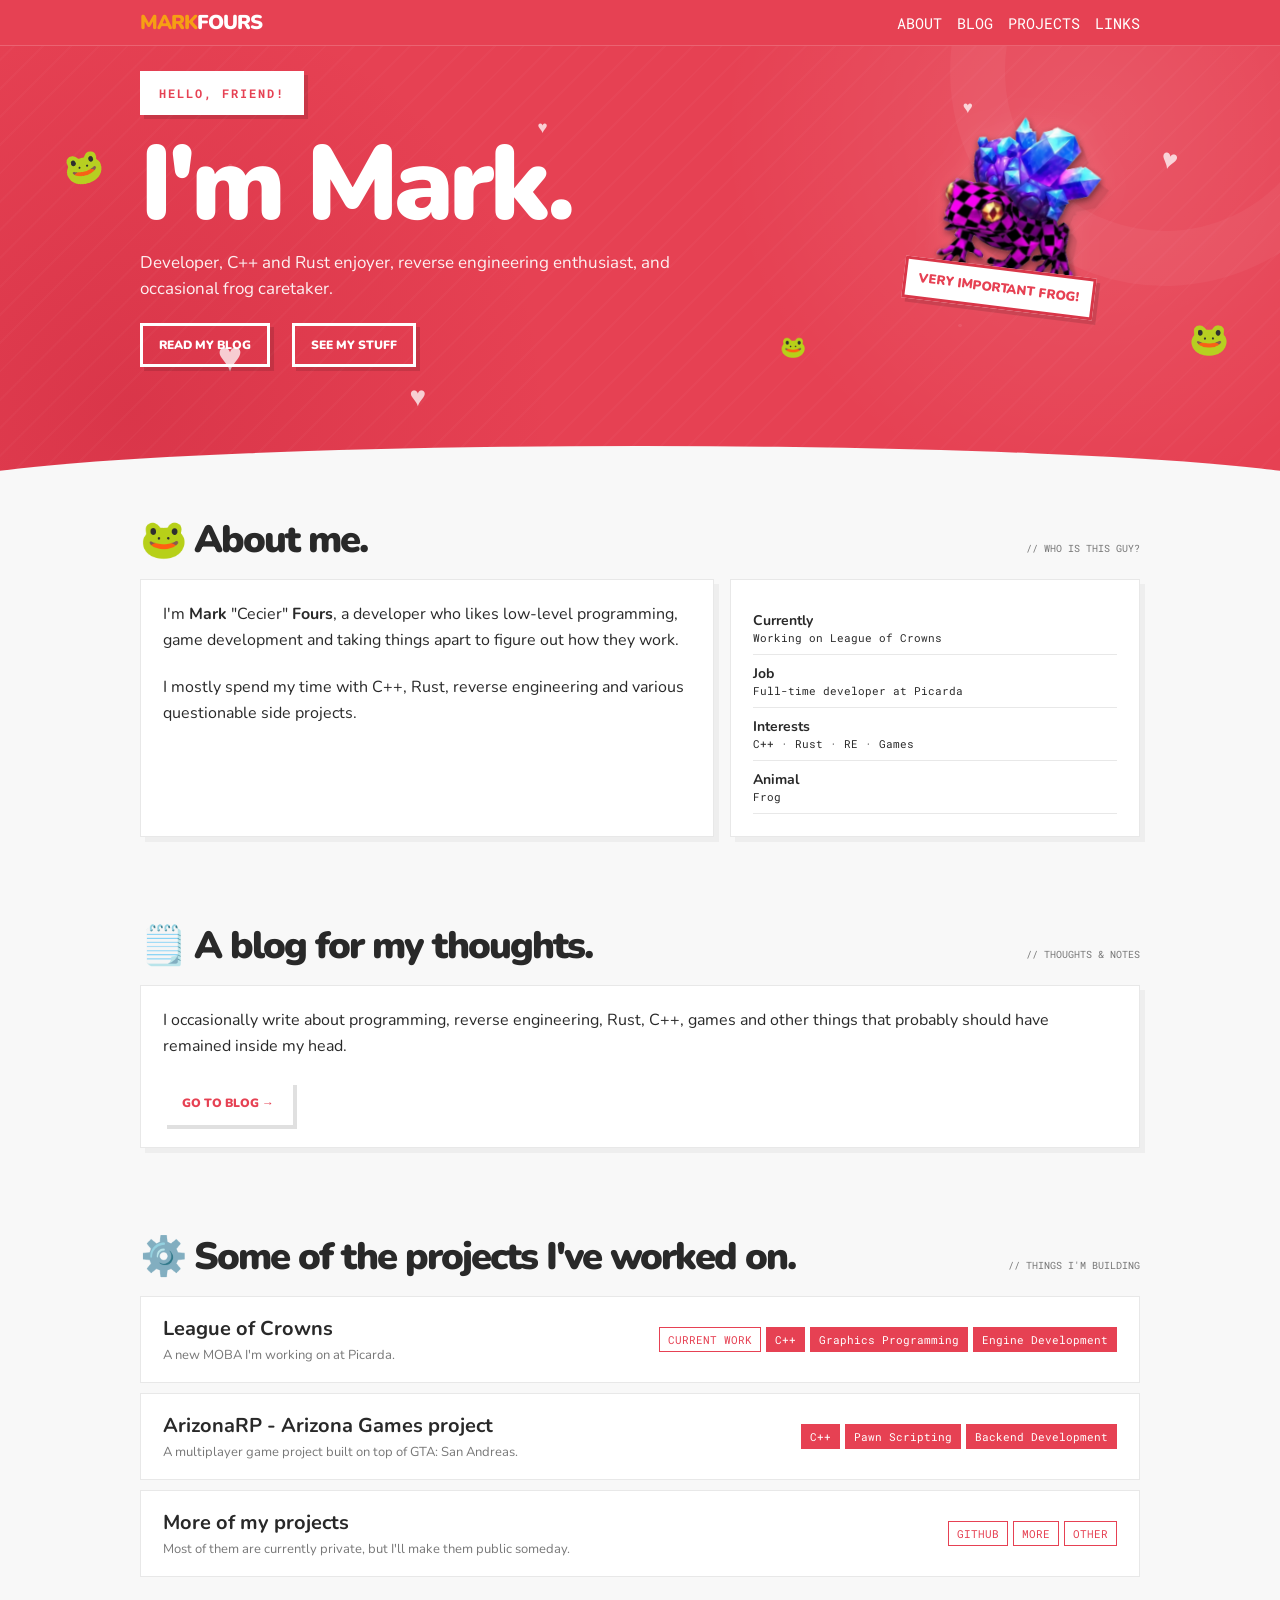
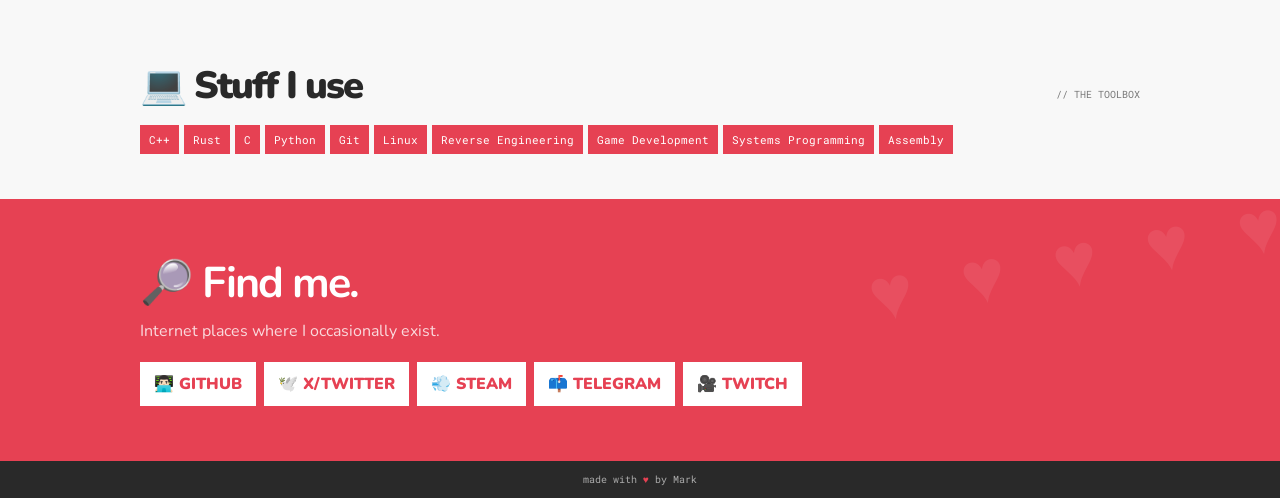
<file: index.html>
<!DOCTYPE html>

<html lang="en">
<head>
    <meta charset="UTF-8">


<meta
    name="viewport"
    content="width=device-width, initial-scale=1.0"
>

<title>Mark Fours | HOMEPAGE</title>

<meta
    name="description"
    content="Mark's personal homepage -> developer, C++ and Rust enthusiast, and reverse engineering enjoyer."
>

<link rel="icon" href="assets/pics/frog_pixel.png">

<link rel="preconnect" href="https://fonts.googleapis.com">
<link rel="preconnect" href="https://fonts.gstatic.com" crossorigin>

<link
    href="https://fonts.googleapis.com/css2?family=Nunito:wght@600;700;800;900&family=Roboto+Mono:wght@500&display=swap"
    rel="stylesheet"
>

<link rel="stylesheet" href="assets/css/style.css">


</head>

<body>


<!-- NAV -->
<div class="no-select">
<nav>
    <div class="nav-inner">

        <a href="index.html" class="logo">
            <span class="name-fours">MARK</span>FOURS
        </a>


        <div class="nav-links">

            <a href="#about">
                ABOUT
            </a>

            <a href="blog/index.html">
                BLOG
            </a>

            <a href="#projects">
                PROJECTS
            </a>

            <a href="#links">
                LINKS
            </a>

        </div>

    </div>
</nav>


<!-- HERO -->

<header class="hero">

    <!-- Decorative frogs -->

    <div class="decoration frog-small d1">
        🐸
    </div>

    <div class="decoration frog-tiny d4">
        🐸
    </div>

    <div class="decoration frog-small d8">
        🐸
    </div>


    <!-- Decorative hearts -->

    <div class="decoration heart big d2">
        ♥
    </div>

    <div class="decoration heart small d3">
        ♥
    </div>

    <div class="decoration heart d5">
        ♥
    </div>

    <div class="decoration heart small d6">
        ♥
    </div>

    <div class="decoration heart d7">
        ♥
    </div>


    <div class="hero-inner">

        <div class="hero-text">

            <div class="eyebrow">
                HELLO, FRIEND!
            </div>

            <h1>
                I'm Mark.
            </h1>

            <p class="hero-description">
                Developer, C++ and Rust enjoyer, reverse engineering
                enthusiast, and occasional frog caretaker.
            </p>

            <div class="hero-buttons">

                <a
                    href="blog/index.html"
                    class="hero-button outline"
                >
                    READ MY BLOG
                </a>

                <a
                    href="#projects"
                    class="hero-button outline"
                >
                    SEE MY STUFF
                </a>

            </div>

        </div>


        <div class="frog-wrap">

            <img
                class="frog no-select"
                src="assets/pics/frog_cells.png"
                alt="Frog"
            >

            <div class="sticker">
                VERY IMPORTANT FROG!
            </div>

        </div>

    </div>

</header>
</div>

<main>

    <!-- ABOUT -->

    <section
        class="section"
        id="about"
    >

        <div class="section-heading no-select">

            <h2>
                🐸 About me.
            </h2>

            <span>
                // WHO IS THIS GUY?
            </span>

        </div>


        <div class="about-grid">

            <div class="card">

                <p>
                    I'm <strong>Mark</strong> "Cecier" <strong>Fours</strong>, a developer who likes
                    low-level programming, game development and taking
                    things apart to figure out how they work.
                </p>

                <br>

                <p>
                    I mostly spend my time with C++, Rust, reverse
                    engineering and various questionable side projects.
                </p>

            </div>


            <div class="card no-select">

                <ul class="mini-list">

                    <li>
                        <b>Currently</b><br>
                        Working on League of Crowns
                    </li>

                    <li>
                        <b>Job</b><br>
                        Full-time developer at Picarda
                    </li>

                    <li>
                        <b>Interests</b><br>
                        C++ · Rust · RE · Games
                    </li>

                    <li>
                        <b>Animal</b><br>
                        Frog
                    </li>

                </ul>

            </div>

        </div>

    </section>


    <!-- BLOG PREVIEW -->

    <section class="section">

        <div class="section-heading no-select">

            <h2>
                🗒️ A blog for my thoughts.
            </h2>

            <span>
                // THOUGHTS & NOTES
            </span>

        </div>


        <div class="card">

            <p>
                I occasionally write about programming, reverse
                engineering, Rust, C++, games and other things that
                probably should have remained inside my head.
            </p>

            <br>

            <a
                href="blog/index.html"
                class="hero-button no-select"
            >
                GO TO BLOG →
            </a>

        </div>

    </section>


<!-- PROJECTS PREVIEW -->

<section class="section" id="projects">

    <div class="section-heading no-select">

        <h2>
            ⚙️ Some of the projects I've worked on.
        </h2>

        <span>
            // THINGS I'M BUILDING
        </span>

    </div>


    <div class="project-list">

        <a
            class="project"
            href="projects/moba-game/moba-game.html"
        >

            <div>

                <h3>
                    League of Crowns
                </h3>

                <p>
                    A new MOBA I'm working on at Picarda.
                </p>

            </div>

            <div class="project-tags no-select">

                <span class="project-tag current">
                    CURRENT WORK
                </span>

                <span class="project-tag">
                    C++
                </span>

                <span class="project-tag">
                    Graphics Programming
                </span>

                <span class="project-tag">
                    Engine Development
                </span>

            </div>

        </a>


        <a
            class="project"
            href="projects/arizona-games/index.html"
        >

            <div>

                <h3>
                    ArizonaRP - Arizona Games project
                </h3>

                <p>
                    A multiplayer game project built on top of GTA: San Andreas.
                </p>

            </div>

            <div class="project-tags no-select">

                <span class="project-tag">
                    C++
                </span>

                <span class="project-tag">
                    Pawn Scripting
                </span>

                <span class="project-tag">
                    Backend Development
                </span>

            </div>

        </a>


        <a
            class="project"
            href="https://github.com/cecier"
            target="_blank"
            rel="noopener noreferrer"
        >

            <div>

                <h3>
                    More of my projects
                </h3>

                <p>
                    Most of them are currently private, but I'll make them public someday.
                </p>

            </div>

            <div class="project-tags no-select">

                <span class="project-tag current">
                    GITHUB
                </span>

                <span class="project-tag current">
                    MORE
                </span>

                <span class="project-tag current">
                    OTHER
                </span>
            </div>

        </a>

<!-- ● ● ● -->

    </div>


<!--     <div
        style="
            margin-top: 25px;
            text-align: center;
        "
    >

        <a
            href="projects/index.html"
            class="hero-button no-select"
        >
            VIEW ALL PROJECTS →
        </a>

    </div> -->

</section>


    <!-- STACK -->
    <div class="no-select">
    <section class="section">

        <div class="section-heading">

            <h2>
                💻 Stuff I use
            </h2>

            <span>
                // THE TOOLBOX
            </span>

        </div>


        <div class="stack">

            <span class="tag">
                C++
            </span>

            <span class="tag">
                Rust
            </span>

            <span class="tag">
                C
            </span>

            <span class="tag">
                Python
            </span>

            <span class="tag">
                Git
            </span>

            <span class="tag">
                Linux
            </span>

            <span class="tag">
                Reverse Engineering
            </span>

            <span class="tag">
                Game Development
            </span>

            <span class="tag">
                Systems Programming
            </span>

            <span class="tag">
                Assembly
            </span>

        </div>

    </section>


    <!-- LINKS -->

    <section
        class="links-section"
        id="links"
    >

        <div class="links-inner">

            <h2>
                🔎 Find me.
            </h2>

            <p>
                Internet places where I occasionally exist.
            </p>


            <div class="link-grid">

                <a
                    class="link"
                    href="https://github.com/cecier"
                    target="_blank"
                    rel="noopener noreferrer"
                >
                    👨🏻‍💻 GITHUB
                </a>


                <a
                    class="link"
                    href="https://twitter.com/crabscuttle"
                    target="_blank"
                    rel="noopener noreferrer"
                >
                    🕊️ X/TWITTER
                </a>


                <a
                    class="link"
                    href="https://steamcommunity.com/id/cecier"
                    target="_blank"
                    rel="noopener noreferrer"
                >
                    💨 STEAM
                </a>


                <a
                    class="link"
                    href="https://t.me/ceciercash"
                    target="_blank"
                    rel="noopener noreferrer"
                >
                    📫 TELEGRAM
                </a>


                <a
                    class="link"
                    href="https://www.twitch.tv/caketheorist"
                    target="_blank"
                    rel="noopener noreferrer"
                >
                    🎥 TWITCH
                </a>

            </div>

        </div>

    </section>

</main>


<!-- FOOTER -->

<footer class="no-select">
    made with <b>♥</b> by Mark
</footer>
</div>

</body>
</html>
</file>
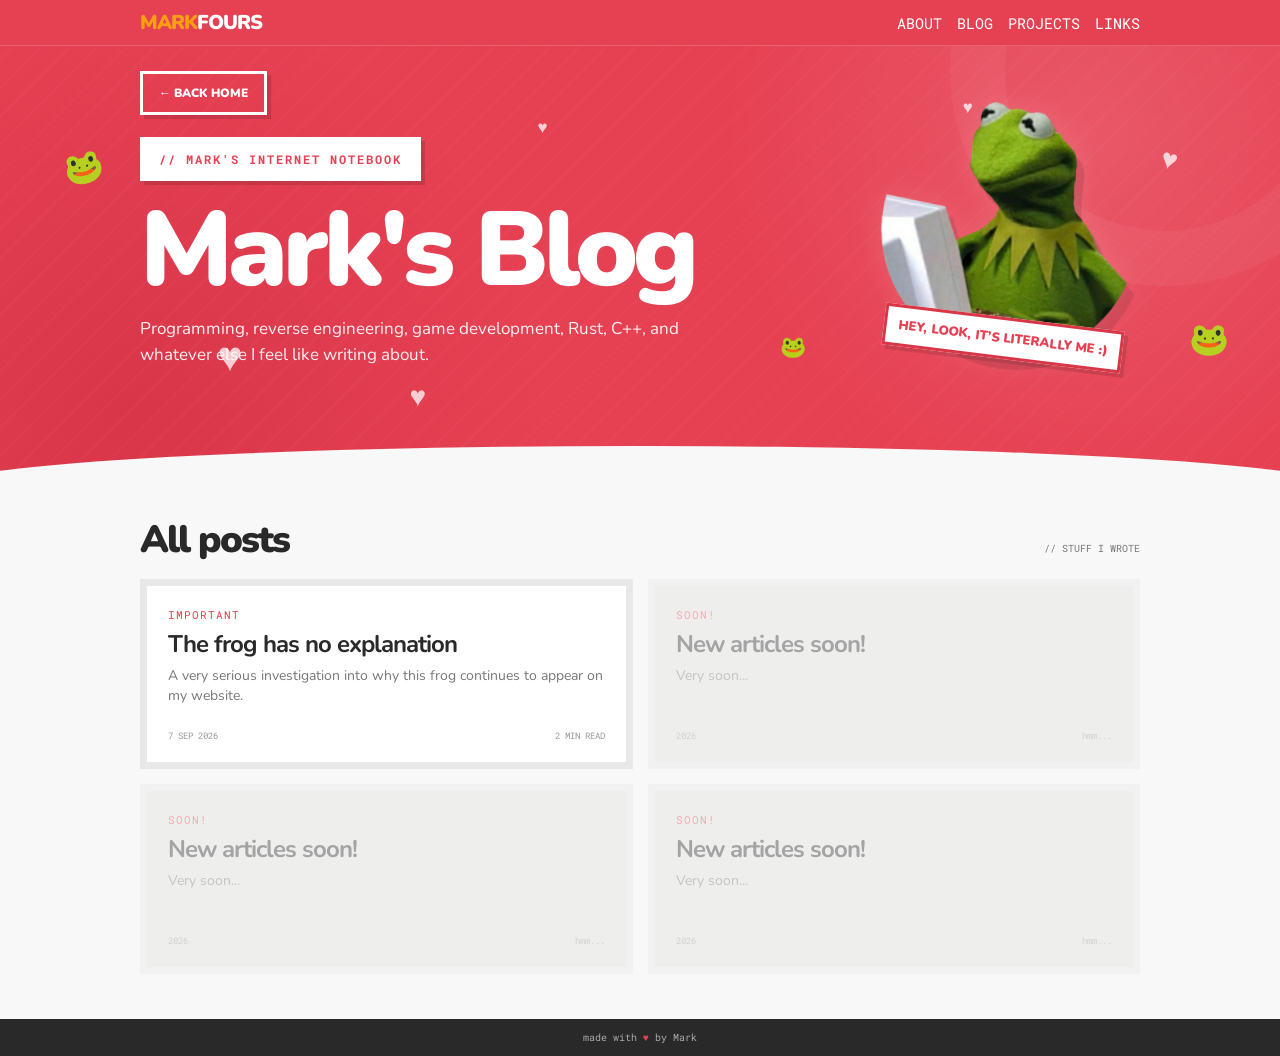
<file: blog/index.html>
<!DOCTYPE html>

<html lang="en">
<head>
    <meta charset="UTF-8">
    <meta name="viewport" content="width=device-width,initial-scale=1.0">


<title>Mark Fours | BLOG</title>

<meta name="description" content="League of Crowns - a new MOBA built in C++ with a custom engine on top of Ogre3D.">

<link rel="icon" href="../assets/pics/frog_pixel.png">

<link rel="preconnect" href="https://fonts.googleapis.com">
<link rel="preconnect" href="https://fonts.gstatic.com" crossorigin>

<link href="https://fonts.googleapis.com/css2?family=Nunito:wght@600;700;800;900&family=Roboto+Mono:wght@500&display=swap" rel="stylesheet">

<link rel="stylesheet" href="../assets/css/style.css">


</head>

<body>
<div class="no-select">
<nav>
    <div class="nav-inner">
    <a href="../index.html" class="logo"><span class="name-fours">MARK</span>FOURS</a>

    <div class="nav-links">
        <a href="../index.html#about">ABOUT</a>
        
        <a href="#">BLOG</a>
        
        <a href="../index.html#projects">PROJECTS</a>
        
        <a href="../index.html#links">LINKS</a>
    </div>
</div>


</nav>


<!-- HERO -->

<header class="hero">

    <!-- Decorative frogs -->

    <div class="decoration frog-small d1">
        🐸
    </div>

    <div class="decoration frog-tiny d4">
        🐸
    </div>

    <div class="decoration frog-small d8">
        🐸
    </div>


    <!-- Decorative hearts -->

    <div class="decoration heart big d2">
        ♥
    </div>

    <div class="decoration heart small d3">
        ♥
    </div>

    <div class="decoration heart d5">
        ♥
    </div>

    <div class="decoration heart small d6">
        ♥
    </div>

    <div class="decoration heart d7">
        ♥
    </div>


    <div class="hero-inner">

        <div class="hero-text">
            <a
                href="../index.html"
                class="hero-button outline"
            >
                ← BACK HOME
            </a> <br><br>

            <div class="eyebrow">
                // MARK'S INTERNET NOTEBOOK
            </div>


            <h1>Mark's Blog</h1>

            <p class="hero-description">
              Programming, reverse engineering, game development,
              Rust, C++, and whatever else I feel like writing about.
            </p>            

        </div>


        <div class="frog-wrap">

            <img
                class="crown no-select"
                src="../assets/pics/frog_circle1.png"
                alt="Crown"
            >
            
            <div class="sticker-blog-frog">
                HEY, LOOK, IT’S LITERALLY ME :)
            </div>

        </div>

    </div>

</header>

<main>

<section class="section">


<div class="section-heading">
    <h2>All posts</h2>
    <span>// STUFF I WROTE</span>
</div>

<div class="blog-grid">

    <a
        class="post"
        href="posts/the-frog-has-no-explanation.html"
    >
        <div class="post-label">
            IMPORTANT
        </div>

        <h3>
            The frog has no explanation
        </h3>

        <p>
            A very serious investigation into why this frog
            continues to appear on my website.
        </p>

        <div class="post-meta">
            <span>7 SEP 2026</span>
            <span>2 MIN READ</span>
        </div>
    </a>

    <a
        class="post post-soon"
        href="#"
    >
        <div class="post-label">
            SOON!
        </div>

        <h3>
            New articles soon!
        </h3>

        <p>
            Very soon...
        </p>

        <div class="post-meta">
            <span>2026</span>
            <span>hmm...</span>
        </div>
    </a>

    <a
        class="post post-soon"
        href="#"
    >
        <div class="post-label">
            SOON!
        </div>

        <h3>
            New articles soon!
        </h3>

        <p>
            Very soon...
        </p>

        <div class="post-meta">
            <span>2026</span>
            <span>hmm...</span>
        </div>
    </a>

    <a
        class="post post-soon"
        href="#"
    >
        <div class="post-label">
            SOON!
        </div>

        <h3>
            New articles soon!
        </h3>

        <p>
            Very soon...
        </p>

        <div class="post-meta">
            <span>2026</span>
            <span>hmm...</span>
        </div>
    </a>

</div>


</section>

</main>

<footer class="no-select">
    made with <b>♥</b> by Mark
</footer>

</body>
</html>
</file>
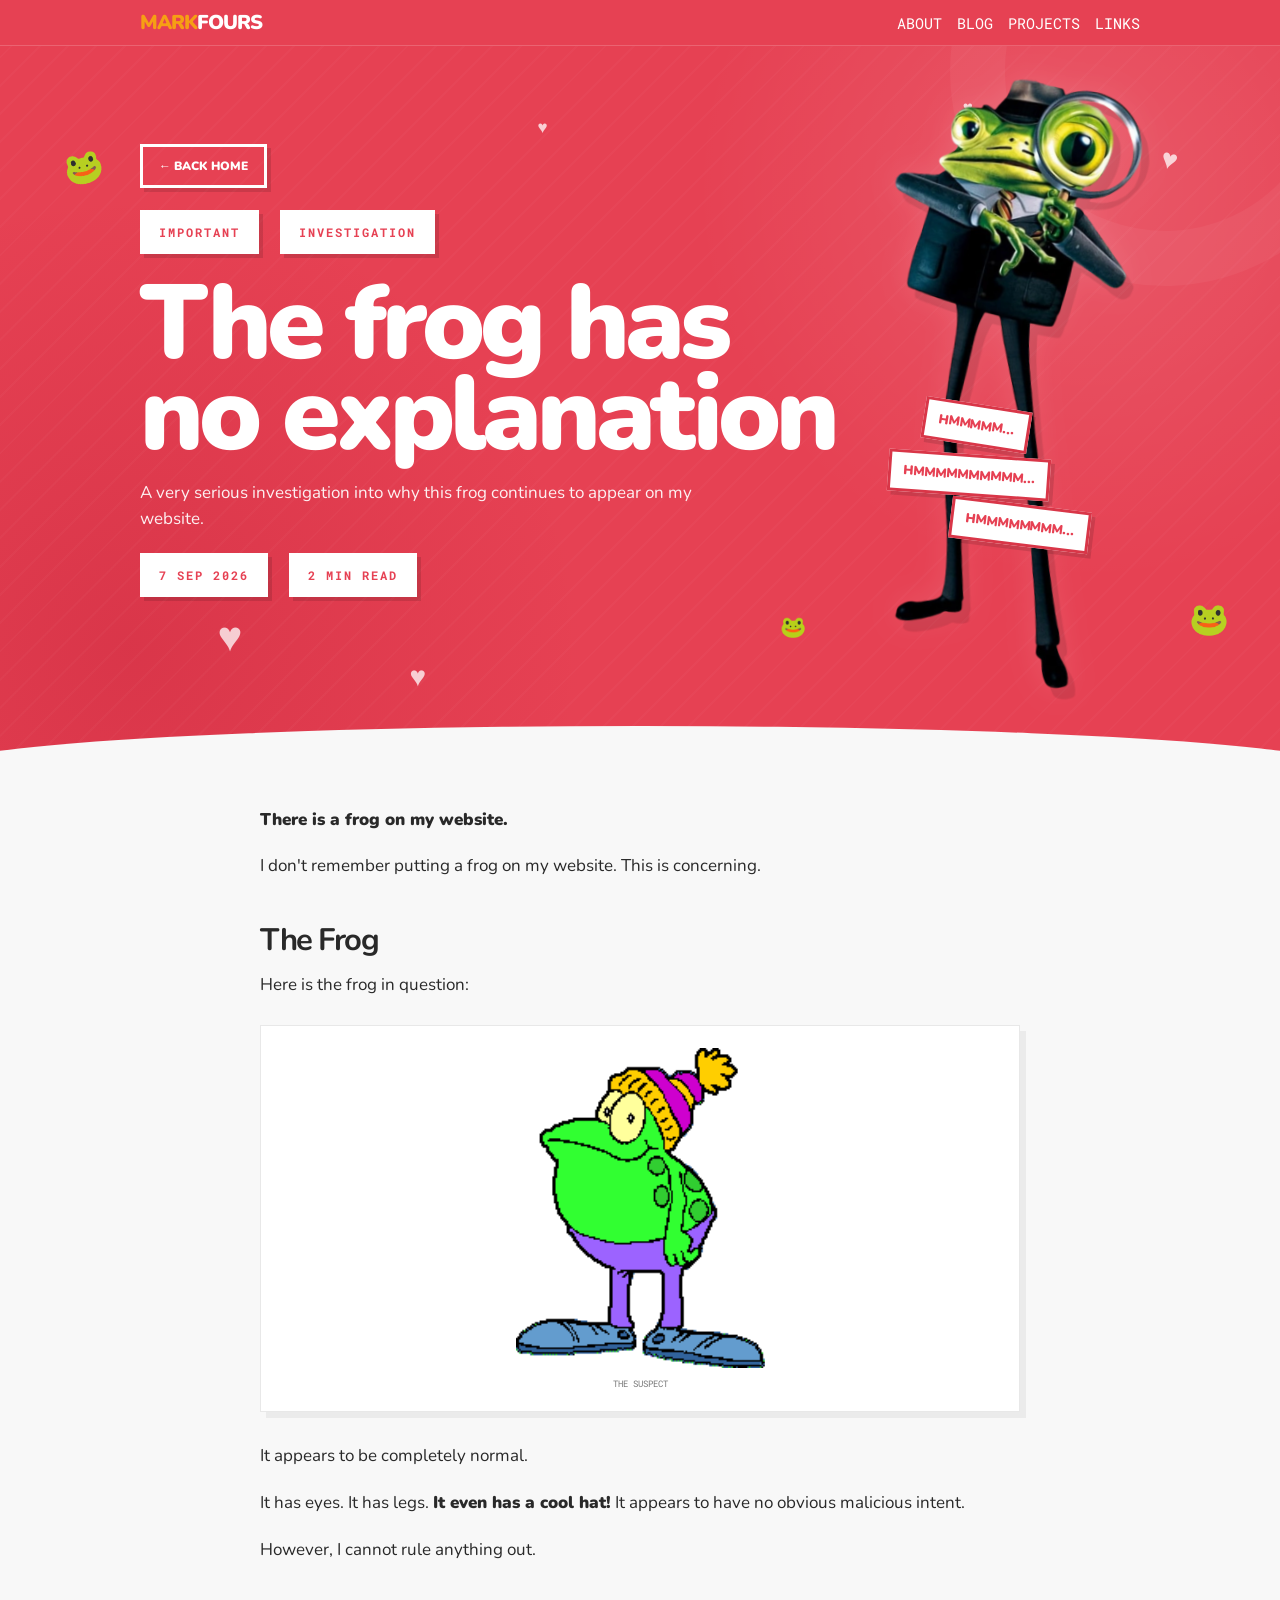
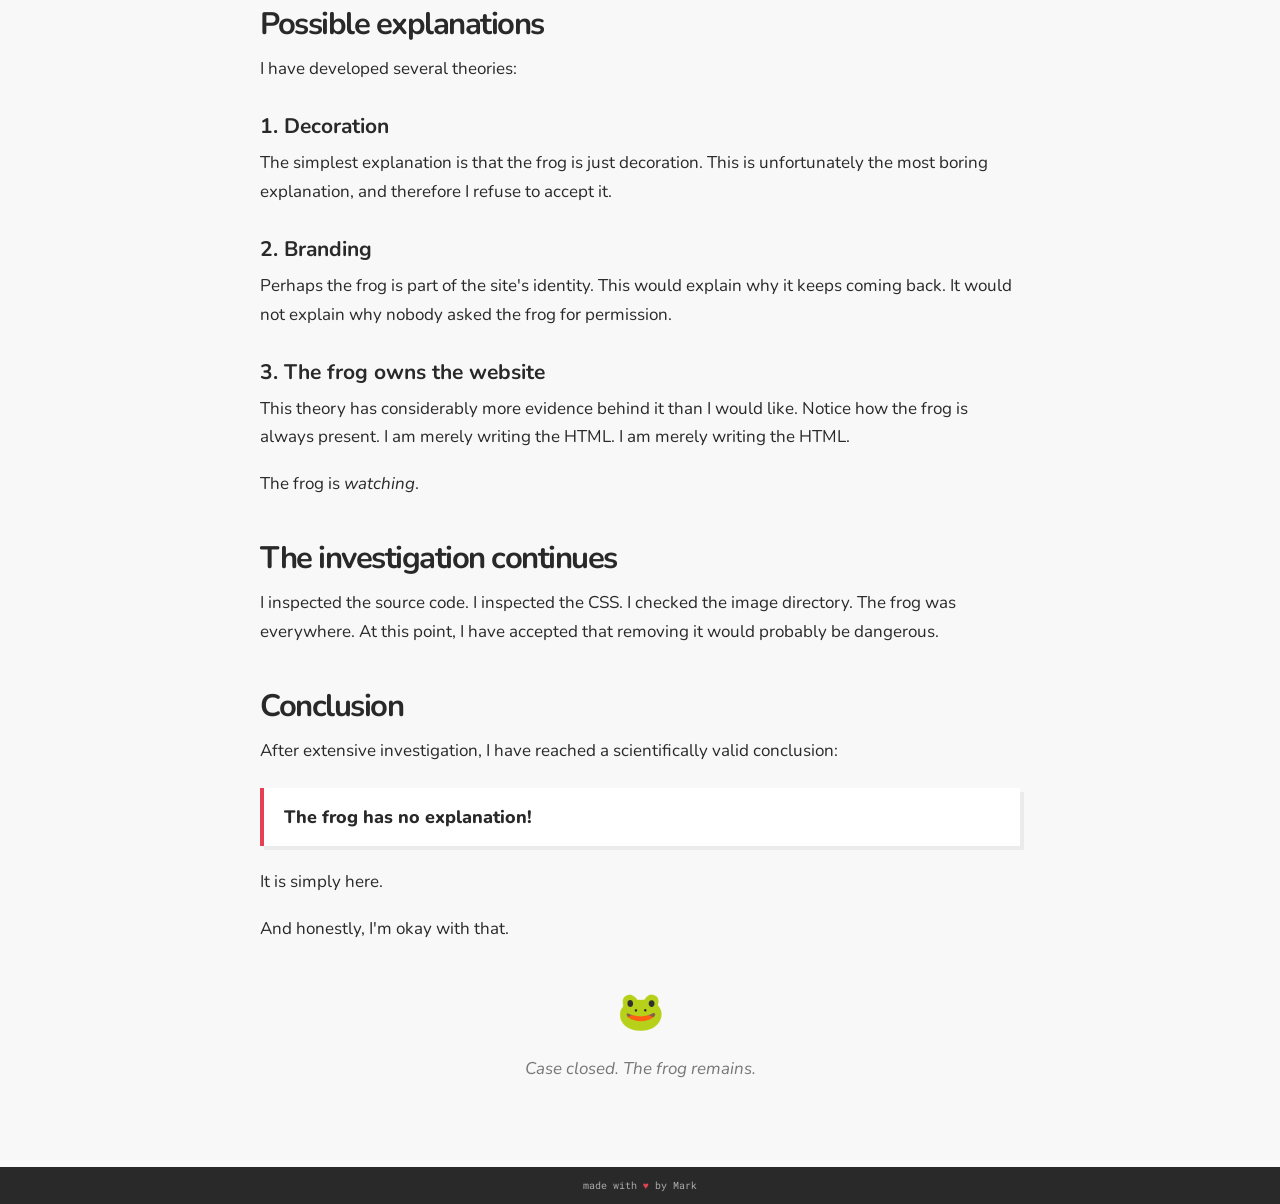
<file: blog/posts/the-frog-has-no-explanation.html>
<!DOCTYPE html>

<html lang="en">
<head>
    <meta charset="UTF-8">
    <meta name="viewport" content="width=device-width,initial-scale=1.0">


<title>Mark Fours | BLOG</title>

<meta name="description" content="League of Crowns - a new MOBA built in C++ with a custom engine on top of Ogre3D.">

<link rel="icon" href="../../assets/pics/frog_pixel.png">

<link rel="preconnect" href="https://fonts.googleapis.com">
<link rel="preconnect" href="https://fonts.gstatic.com" crossorigin>

<link href="https://fonts.googleapis.com/css2?family=Nunito:wght@600;700;800;900&family=Roboto+Mono:wght@500&display=swap" rel="stylesheet">

<link rel="stylesheet" href="../../assets/css/style.css">


</head>

<body>
<div class="no-select">
<nav>
    <div class="nav-inner">
    <a href="../../index.html" class="logo"><span class="name-fours">MARK</span>FOURS</a>

    <div class="nav-links">
        <a href="../../index.html#about">ABOUT</a>
        
        <a href="../index.html">BLOG</a>
        
        <a href="../../index.html#projects">PROJECTS</a>
        
        <a href="../../index.html#links">LINKS</a>
    </div>
</div>


</nav>


<!-- HERO -->

<header class="hero">

    <!-- Decorative frogs -->

    <div class="decoration frog-small d1">
        🐸
    </div>

    <div class="decoration frog-tiny d4">
        🐸
    </div>

    <div class="decoration frog-small d8">
        🐸
    </div>


    <!-- Decorative hearts -->

    <div class="decoration heart big d2">
        ♥
    </div>

    <div class="decoration heart small d3">
        ♥
    </div>

    <div class="decoration heart d5">
        ♥
    </div>

    <div class="decoration heart small d6">
        ♥
    </div>

    <div class="decoration heart d7">
        ♥
    </div>


    <div class="hero-inner">

        <div class="hero-text">
            <a
                href="../../index.html"
                class="hero-button outline"
            >
                ← BACK HOME
            </a> <br><br>

            <div class="eyebrow">
                IMPORTANT
            </div>

            <div class="eyebrow">
                INVESTIGATION
            </div>

            <h1>The frog has no explanation</h1>

            <p class="hero-description">
                A very serious investigation into why this frog
                continues to appear on my website.
            </p>

            <div class="eyebrow">
                7 SEP 2026
            </div>

            <div class="eyebrow">
                2 MIN READ
            </div>
            

        </div>


        <div class="frog-wrap">

            <img
                class="crown no-select"
                src="../../assets/pics/frog_detective.png"
                alt="Crown"
            >
            
            <div class="sticker-blog-frog sticker-detective-one">
                HMMMMM...
            </div>
            <div class="sticker-blog-frog sticker-detective-two">
                HMMMMMMMMMM...
            </div>
            <div class="sticker-blog-frog sticker-detective-three">
                HMMMMMMMM...
            </div>

        </div>

    </div>

</header>
</div>


</header>
</div>

<main>


<article class="article">


<p>
    <strong>There is a frog on my website.</strong>
</p>

<p>
    I don't remember putting a frog on my website.
    This is concerning.
</p>


<h2>The Frog</h2>

<p>
    Here is the frog in question:
</p>

<div class="frog-evidence no-select">
    <img
        src="../../assets/pics/frog_suspect1.png"
        alt="The mysterious frog"
        class="no-select"
    >

    <span>
        THE SUSPECT
    </span>
</div>

<p>
    It appears to be completely normal.
</p>

<p>
    It has eyes.
    It has legs.
    <strong>It even has a cool hat!</strong>
    It appears to have no obvious malicious intent.
</p>

<p>
    However, I cannot rule anything out.
</p>


<h2>Possible explanations</h2>

<p>
    I have developed several theories:
</p>

<h3>1. Decoration</h3>

<p>
    The simplest explanation is that the frog is just decoration. This is unfortunately the most boring explanation, and therefore I refuse to accept it. 
</p>
  

<h3>2. Branding</h3>

<p>
    Perhaps the frog is part of the site's identity. This would explain why it keeps coming back. It would not explain why nobody asked the frog for permission.
</p>


<h3>3. The frog owns the website</h3>

<p>
    This theory has considerably more evidence behind it than I would like. Notice how the frog is always present. I am merely writing the HTML.

    I am merely writing the HTML.
</p>

<p>
    The frog is <em>watching</em>.
</p>


<h2>The investigation continues</h2>

<p>
    I inspected the source code. I inspected the CSS. I checked the image directory. The frog was everywhere.
    At this point, I have accepted that removing it would probably be dangerous.
</p>


<h2>Conclusion</h2>

<p>
  After extensive investigation, I have reached a scientifically valid conclusion:
</p>

<blockquote>
    The frog has no explanation!
</blockquote>

<p>
    It is simply here.
</p>

<p>
    And honestly, I'm okay with that.
</p>

<div class="article-ending no-select">
    🐸
</div>

<p class="article-note no-select">
    <em>
        Case closed. The frog remains.
    </em>
</p>

</article>
</main>

<footer class="no-select">
    made with <b>♥</b> by Mark
</footer>

</body>
</html>
</file>
<file: assets/css/style.css>
:root{
--red:#e64153;
--red-dark:#d93648;
--text:#292929;
--muted:#777;
--light:#f8f8f8;
--white:#fff;
--border:#e8e8e8
}

*{box-sizing:border-box}

html{scroll-behavior:smooth}

body{
margin:0;
color:var(--text);
background:var(--light);
font-family:"Nunito",sans-serif
}

a{
color:inherit;
text-decoration:none
}

.no-select{
user-select:none;
-webkit-user-select:none;
-moz-user-select:none;
-webkit-user-drag:none
}

nav{
position:relative;
z-index:20;
background:var(--red);
color:#fff;
border-bottom:1px solid rgba(255,255,255,.18)
}

.nav-inner{
width:min(1000px,calc(100% - 30px));
min-height:45px;
margin:auto;
display:flex;
align-items:center;
justify-content:space-between;
gap:25px
}

.logo{
    font-size:20px;
    font-weight:900;
    letter-spacing:-1px
}

.name-fours{
    color:#f69f14
}

.nav-links{
display:flex;
gap:15px;
font-family:"Roboto Mono",monospace;
font-size:15px
}

.nav-links a{

}

.nav-links a:hover{
opacity:1;
transform:translateY(-2px);
color:#f69f14;
}

.frog-line img{
  display:block;
  width:100%;
  height:73px;

}

.hero{
position:relative;
overflow:hidden;
min-height:430px;
padding:55px 20px 90px;
color:#fff;
background:
radial-gradient(circle at 18% 28%,rgba(255,255,255,.12) 0 2px,transparent 2.5px),
radial-gradient(circle at 75% 65%,rgba(255,255,255,.08) 0 1.5px,transparent 2px),
repeating-linear-gradient(-45deg,transparent 0,transparent 18px,rgba(255,255,255,.025) 18px,rgba(255,255,255,.025) 20px),
radial-gradient(circle at 85% 20%,rgba(255,255,255,.12),transparent 32%),
radial-gradient(circle at 10% 85%,rgba(180,20,45,.25),transparent 35%),
var(--red)
}

.hero::before{
content:"";
position:absolute;
width:320px;
height:320px;
top:-190px;
right:-100px;
border-radius:50%;
border:55px solid rgba(255,255,255,.045);
transform:rotate(20deg);
pointer-events:none
}

.hero::after,
.article-hero::after{
content:"";
position:absolute;
left:-5%;
bottom:-55px;
width:110%;
height:85px;
background:var(--light);
border-radius:50% 50% 0 0;
pointer-events:none
}

.hero-inner,
.article-hero-inner{
position:relative;
z-index:5;
width:min(1000px,100%);
margin:auto;
margin-top:-30px;
margin-bottom:-30px;
display:flex;
align-items:center;
justify-content:space-between;
gap:45px
}

.hero-text,
.article-hero-content{
position:relative;
flex:1;
min-width:0
}

.hero-text::before{
content:"";
position:absolute;
left:-5px;
top:-35px;
color:rgba(255,255,255,.18);
font-family:"Roboto Mono",monospace;
font-size:12px;
letter-spacing:10px;
transform:rotate(-8deg)
}

.hero-text::after{
content:"";
position:absolute;
right:5%;
bottom:-40px;
color:rgba(255,255,255,.2);
font-size:16px;
letter-spacing:7px;
transform:rotate(8deg)
}

.eyebrow{
margin-bottom:25px;
margin-right:17px;
font-family:"Roboto Mono",monospace;
font-size:11px;
letter-spacing:2px;

background: transparent;
    color: #fff;

    display: inline-block;
    padding: 11px 16px;
    background: #fff;
    color: var(--red);
    border: 3px solid #fff;
    font-size: 12px;
    font-weight: 900;
    box-shadow: 4px 4px 0 rgba(0, 0, 0, .12);

}

h1{
margin:0;
font-size:clamp(58px,9vw,105px);
line-height:.86;
letter-spacing:-5px;
font-weight:900
}

.hero-description{
max-width:560px;
margin:20px 0 22px;
font-size:17px;
line-height:1.5;
color:rgba(255,255,255,.92)
}

.hero-buttons{
display:flex;
flex-wrap:wrap;
gap:10px
}

.hero-button{
display:inline-block;
padding:11px 16px;
margin-right:12px;
background:#fff;
color:var(--red);
border:3px solid #fff;
font-size:12px;
font-weight:900;
box-shadow:4px 4px 0 rgba(0,0,0,.12);
transition:transform .15s,box-shadow .15s
}

.hero-button:hover{
transform:translate(-4px,-4px);
box-shadow:6px 6px 0 rgba(0,0,0,.14)
}

.hero-button.outline{
background:transparent;
color:#fff
}

.hero-button.outline:hover{
background:var(--white);
color:var(--red);
}

.decoration{
position:absolute;
z-index:2;
user-select:none;
pointer-events:none;
font-weight:900
}

.heart{
color:rgba(255,255,255,.75);
font-size:28px;
animation:float 4s ease-in-out infinite
}

.heart.small{font-size:17px}
.heart.big{font-size:42px}

.frog-small{
font-size:32px;
filter:grayscale(.05);
animation:frog-hop 5s ease-in-out infinite
}

.frog-tiny{
font-size:21px;
animation:frog-hop 6s ease-in-out infinite reverse
}

.d1{left:5%;top:100px;transform:rotate(-15deg)}
.d2{left:17%;bottom:90px}
.d3{left:42%;top:70px}
.d4{right:37%;bottom:115px}
.d5{right:8%;top:95px;transform:rotate(15deg)}
.d6{right:24%;top:50px}
.d7{left:32%;bottom:60px}
.d8{right:4%;bottom:115px}

@keyframes float{
0%,100%{transform:translateY(0) rotate(-5deg)}
50%{transform:translateY(-7px) rotate(5deg)}
}

@keyframes frog-hop{
0%,100%{transform:translateY(0) rotate(-3deg)}
45%,55%{transform:translateY(-10px) rotate(3deg)}
}

.frog-wrap{
position:relative;
flex:0 0 260px;
display:flex;
justify-content:center
}

.frog{
position:relative;
z-index:3;
width:230px;
max-width:100%;
filter:drop-shadow(8px 11px 0 rgba(0,0,0,.1)) drop-shadow(0 0 15px rgba(255,255,255,.12));
transform:rotate(3deg);
transition:transform .2s
}

.frog:hover{transform:rotate(-3deg) scale(1.04)}

.crown{
position:relative;
z-index:3;
width:320px;
max-width:100%;
filter:drop-shadow(8px 11px 0 rgba(0,0,0,.1)) drop-shadow(0 0 15px rgba(255,255,255,.12));
transform:rotate(3deg);
transition:transform .2s
}

.crown:hover{transform:rotate(-3deg) scale(1.04)}

.sticker{
position:absolute;
z-index:4;
right:45px;
bottom:25px;
padding:9px 12px;
background:#fff;
color:var(--red);
border:3px solid var(--red-dark);
font-size:13px;
font-weight:900;
transform:rotate(7deg);
box-shadow:4px 4px 0 rgba(0,0,0,.12)
}

.sticker-crown{
position:absolute;
z-index:4;
right:45px;
bottom:10px;
padding:9px 12px;
background:#fff;
color:var(--red);
border:3px solid var(--red-dark);
font-size:13px;
font-weight:900;
transform:rotate(7deg);
box-shadow:4px 4px 0 rgba(0,0,0,.12)
}

.sticker-blog-frog{
position:absolute;
z-index:4;
right:17px;
bottom:1px;
padding:9px 12px;
background:#fff;
color:var(--red);
border:3px solid var(--red-dark);
font-size:13px;
font-weight:900;
transform:rotate(7deg);
box-shadow:4px 4px 0 rgba(0,0,0,.12)
}

.sticker-detective-one{
right:110px;
bottom:250px;
transform:rotate(9deg);
}
.sticker-detective-two{
right:90px;
bottom:200px;
transform:rotate(4deg);
}
.sticker-detective-three{
right:50px;
bottom:150px;
transform:rotate(7deg);
}

main{
position:relative;
z-index:6
}

.section{
width:min(1000px,calc(100% - 40px));
margin:auto;
padding:45px 0
}

.section-heading{
display:flex;
align-items:baseline;
justify-content:space-between;
gap:20px;
margin-bottom:20px
}

.section-heading h2{
margin:0;
font-size:38px;
line-height:1;
letter-spacing:-2px;
font-weight:900
}

.section-heading span{
font-family:"Roboto Mono",monospace;
font-size:10px;
color:var(--muted)
}

.about-grid{
display:grid;
grid-template-columns:1.4fr 1fr;
gap:16px
}

.card{
padding:22px;
background:#fff;
border:1px solid var(--border);
box-shadow:5px 5px 0 rgba(0,0,0,.04)
}

.card p{
margin:0;
font-size:16px;
line-height:1.6
}

.mini-list{
margin:0;
padding:0;
list-style:none
}

.mini-list li{
padding:9px 0;
border-bottom:1px solid var(--border);
font-family:"Roboto Mono",monospace;
font-size:11px
}

.mini-list li:last-child{}

.mini-list b{
font-family:"Nunito",sans-serif;
font-size:14px
}

.blog-grid{
display:grid;
grid-template-columns:repeat(2,1fr);
gap:15px
}

.post{
display:flex;
flex-direction:column;
min-height:190px;
padding:21px;
background:#fff;
border:7px solid var(--border);
transition:transform .15s,box-shadow .15s
}

.post:hover{
transform:translate(-3px,-3px);
box-shadow:6px 6px 0 rgba(0,0,0,.06)
}

.post-label{
margin-bottom:10px;
font-family:"Roboto Mono",monospace;
font-size:11px;
letter-spacing:1px;
color:var(--red)
}

.post h3{
margin:0 0 9px;
font-size:24px;
line-height:1.05;
letter-spacing:-1px
}

.post p{
margin:0;
color:var(--muted);
line-height:1.45;
font-size:14px
}

.post-meta{
margin-top:auto;
padding-top:17px;
display:flex;
justify-content:space-between;
color:#999;
font-family:"Roboto Mono",monospace;
font-size:9px
}

.post-soon {
opacity: 0.4;
background: #e0e0de;
border: 7px solid var(--border);
}

.project-list{
display:flex;
flex-direction:column;
gap:10px
}

.project{
display:grid;
grid-template-columns:1fr auto;
align-items:center;
gap:15px;
padding:18px 22px;
background:#fff;
border:1px solid var(--border);
transition:transform .15s
}

.project:hover{transform:translateX(4px)}

.project h3{
margin:0 0 4px;
font-size:20px
}

.project p{
margin:0;
color:var(--muted);
font-size:13px
}

.project-tags{
    display:flex;
    flex-wrap:wrap;
    justify-content:flex-end;
    align-items:center;
    gap:5px;
}

.project-tag{
    padding:6px 8px;
    background:var(--red);
    color:var(--white);
    border:1px solid var(--red);
    font-family:"Roboto Mono",monospace;
    font-size:11px;
    line-height:1;
    white-space:nowrap;
}

.project-tag.current{
    background:var(--white);
    color:var(--red);
    border:1px solid var(--red);
}

.stack{
display:flex;
flex-wrap:wrap;
gap:5px
}

.tag{
padding:6px 8px;
background:var(--red);
border:1px solid var(--red);
font-family:"Roboto Mono",monospace;
font-size:11px;
color:var(--white);
}

.links-section{
position:relative;
overflow:hidden;
padding:55px 20px;
background:var(--red);
color:#fff
}

.links-section::before{
content:"♥  ♥  ♥  ♥  ♥";
position:absolute;
right:-20px;
top:10px;
color:rgba(255,255,255,.08);
font-size:75px;
letter-spacing:15px;
transform:rotate(-10deg)
}

.links-inner{
position:relative;
z-index:2;
width:min(1000px,100%);
margin:auto
}

.links-inner h2{
margin:0 0 8px;
font-size:43px;
letter-spacing:-2px
}

.links-inner p{
margin:0 0 20px;
color:rgba(255,255,255,.8)
}

.link-grid{
display:flex;
flex-wrap:wrap;
gap:8px
}

.link{
padding:11px 14px;
background:#fff;
color:var(--red);
font-weight:900;
transition:transform .15s
}

.link:hover{transform:translateY(-3px) rotate(-1deg)}

footer{
padding:12px 5px;
background:#292929;
color:#aaa;
text-align:center;
font-family:"Roboto Mono",monospace;
font-size:10px
}

footer b{color:var(--red)}

.article-hero{
position:relative;
overflow:hidden;
padding:50px 20px 85px;
background:var(--red);
color:#fff
}

.article-back{
display:inline-block;
margin-bottom:28px;
padding:8px 11px;
border:2px solid rgba(255,255,255,.7);
font-family:"Roboto Mono",monospace;
font-size:9px;
font-weight:500;
transition:background .15s,color .15s,transform .15s
}

.article-back:hover{
background:#fff;
color:var(--red);
transform:translateX(-3px)
}

.article-hero .post-label{
margin-bottom:11px;
color:rgba(255,255,255,.75)
}

.article-hero h1{
max-width:850px;
margin:0;
font-size:clamp(45px,7vw,82px);
line-height:.95;
letter-spacing:-4px
}

.article-description{
max-width:680px;
margin:18px 0;
color:rgba(255,255,255,.85);
font-size:16px;
line-height:1.5
}

.article-meta{
display:flex;
gap:20px;
color:rgba(255,255,255,.65);
font-family:"Roboto Mono",monospace;
font-size:11px;
letter-spacing:1px
}

.controller-wrap{
flex:0 0 260px;
display:flex;

margin-top: -25px;
}

.controller{
display:block;
width:250px;
max-width:100%;
height:auto;
filter:drop-shadow(8px 10px 0 rgba(0,0,0,.15));
transform:rotate(7deg);
transition:transform .2s ease
}

.controller:hover{transform:rotate(2deg) scale(1.04)}

.article{
width:min(760px,calc(100% - 40px));
margin:auto;
padding:50px 0 65px
}

.article p{
margin:0 0 18px;
font-size:17px;
line-height:1.7
}

.article h2{
margin:42px 0 14px;
font-size:31px;
line-height:1.1;
letter-spacing:-1.5px
}

.article h3{
margin:28px 0 9px;
font-size:21px
}

.article ul,
.article ol{
margin:0 0 20px;
padding-left:25px
}

.article li{
margin-bottom:7px;
font-size:16px;
line-height:1.5
}

.article strong{font-weight:900}

.article code{
padding:2px 5px;
background:#eee;
border-radius:3px;
font-family:"Roboto Mono",monospace;
font-size:.85em
}

.article pre{
overflow-x:auto;
margin:22px 0;
padding:19px;
background:#292929;
color:#f5f5f5;
border-left:4px solid var(--red);
box-shadow:5px 5px 0 rgba(0,0,0,.06)
}

.article pre code{
padding:0;
background:transparent;
color:inherit;
font-size:12px;
line-height:1.6
}

.article blockquote{
margin:22px 0;
padding:16px 20px;
background:#fff;
border-left:4px solid var(--red);
box-shadow:4px 4px 0 rgba(0,0,0,.05);
font-size:18px;
font-weight:800;
line-height:1.45
}

.article-ending{
margin:42px 0 18px;
color:var(--red);
text-align:center;
font-size:38px
}

.article-note{
color:var(--muted);
text-align:center
}

.frog-evidence{
display:flex;
flex-direction:column;
align-items:center;
gap:10px;
margin:25px 0 30px;
padding:22px;
background:#fff;
border:1px solid var(--border);
box-shadow:6px 6px 0 rgba(0,0,0,.05)
}

.frog-evidence img{
width:min(320px,100%);
height:auto
}

.frog-evidence span{
color:var(--muted);
font-family:"Roboto Mono",monospace;
font-size:9px
}

.project-screenshots{
display:flex;
gap:16px;
margin:40px
}

.screenshot-button{
display:block;
width:280px;
padding:0;
border:0;
background:none;
cursor:pointer;
text-align:left
}

.screenshot-button img{
display:block;
width:100%;
height:160px;
object-fit:cover;
border:3px solid #111;
box-shadow:5px 5px 0 #111;
transition:transform .15s ease,box-shadow .15s ease
}

.screenshot-button:hover img{
transform:translate(-2px,-2px);
box-shadow:7px 7px 0 #111
}

.screenshot-modal{
position:fixed;
inset:0;
z-index:9999;
display:flex;
align-items:center;
justify-content:center;
padding:30px;
background:rgba(0,0,0,.9);
opacity:0;
visibility:hidden;
pointer-events:none;
transition:opacity .15s ease
}

.screenshot-modal.open{
opacity:1;
visibility:visible;
pointer-events:auto
}

.screenshot-modal img{
display:block;
max-width:95vw;
max-height:90vh;
width:auto;
height:auto;
border:4px solid #fff;
box-shadow:8px 8px 0 #111
}

.screenshot-close{
position:absolute;
top:18px;
right:25px;
border:0;
background:none;
color:#fff;
font-family:"Nunito",sans-serif;
font-size:48px;
font-weight:900;
line-height:1;
cursor:pointer
}

.screenshot-close:hover{transform:scale(1.1)}

@media(max-width:760px){
.nav-inner{min-height:58px}

.nav-links{
    gap:11px;
    font-size:9px
}

.hero{
    min-height:0;
    padding:50px 20px 90px
}

.hero-inner,
.article-hero-inner{
    flex-direction:column;
    align-items:flex-start;
    gap:25px
}

.hero-inner{text-align:center}

.hero-description{
    margin:18px auto 20px;
    font-size:16px
}

.hero-buttons{justify-content:center}

.hero-text::before{left:10%}

.frog-wrap{
    flex-basis:auto;
    width:240px;
    margin:auto
}

.frog{width:200px}

.controller-wrap{
    width:100%;
    flex:0 0 auto;
    justify-content:center
}

.controller{width:190px}

.d3,
.d4,
.d6{display:none}

.about-grid,
.blog-grid{grid-template-columns:1fr}

.section-heading{
    align-items:flex-start;
    flex-direction:column;
    margin-bottom:17px
}

.section-heading h2{font-size:34px}

.section{padding:35px 0}

.project{
    grid-template-columns:1fr;
    padding:16px 18px
}

.project-tag{justify-self:start}

.links-section{padding:45px 20px}

.links-inner h2{font-size:38px}

.article-hero{padding:42px 20px 75px}

.article-hero h1{
    font-size:48px;
    letter-spacing:-3px
}

.article-description{font-size:15px}

.article{padding:40px 0 55px}

.article p{
    font-size:16px;
    line-height:1.65
}

.article h2{
    margin-top:35px;
    font-size:28px
}

.article pre{
    padding:15px;
    margin-left:-4px;
    margin-right:-4px
}

.article blockquote{font-size:17px}

.frog-evidence{padding:20px 12px}

.project-screenshots{
    flex-direction:column;
    gap:20px
    margin:50px;
}

.screenshot-button{
    width:100%;
    max-width:300px
}

.screenshot-button img{height:170px}

.screenshot-modal{padding:15px}

.screenshot-modal img{
    max-width:96vw;
    max-height:85vh
}

.screenshot-close{
    top:10px;
    right:15px;
    font-size:42px
}

}

@media(max-width:480px){
.nav-links a:nth-child(2){display:none}

h1{font-size:66px}

.hero-description{font-size:15px}

.section{padding:30px 0}

.card,
.post{padding:19px}

}


/* RESPONSIVE CLEANUP */
html {
  width: 100%;
  overflow-x: hidden;
}

body {
  width: 100%;
  min-width: 0;
  overflow-x: hidden;
  -webkit-text-size-adjust: 100%;
}

img,
svg,
video,
canvas {
  max-width: 100%;
}

button,
a {
  -webkit-tap-highlight-color: transparent;
}

@media (max-width: 760px) {
  .nav-inner {
    width: min(100% - 24px, 1000px);
    gap: 12px;
  }

  .logo {
    font-size: 18px;
    flex: 0 0 auto;
  }

  .nav-links {
    gap: 9px;
    min-width: 0;
    justify-content: flex-end;
    flex-wrap: wrap;
  }

  .hero,
  .article-hero {
    padding-left: 16px;
    padding-right: 16px;
  }

  .hero-inner,
  .article-hero-inner,
  .hero-text {
    width: 100%;
  }

  h1 {
    font-size: clamp(48px, 16vw, 72px);
    letter-spacing: -3px;
    overflow-wrap: anywhere;
  }

  .eyebrow {
    margin-right: 0;
    margin-bottom: 20px;
  }

  .hero-description {
    max-width: 100%;
  }

  .hero-buttons {
    width: 100%;
    align-items: stretch;
  }

  .hero-button {
    margin-right: 0;
    text-align: center;
    min-height: 44px;
  }

  .frog-wrap {
    width: min(220px, 100%);
  }

  .section {
    width: min(100% - 28px, 1000px);
  }

  .project {
    min-width: 0;
  }

  .project-tags {
    justify-content: flex-start;
  }

  .links-section {
    padding-left: 16px;
    padding-right: 16px;
  }

  .link-grid {
    width: 100%;
  }

  .link {
    min-height: 44px;
    display: inline-flex;
    align-items: center;
  }

  .article {
    width: min(100% - 28px, 760px);
  }

  .article p,
  .article li {
    overflow-wrap: anywhere;
  }

  .article pre {
    max-width: 100%;
    overflow-x: auto;
    -webkit-overflow-scrolling: touch;
  }

  .project-screenshots {
    width: 100%;
    margin: 32px 0;
    padding: 0;
  }

  .screenshot-button {
    width: 100%;
    max-width: none;
  }

  .screenshot-button img {
    width: 100%;
    height: auto;
    aspect-ratio: 16 / 9;
  }

  .screenshot-modal {
    padding: 12px;
  }

  .screenshot-modal img {
    max-width: 100%;
    max-height: 82vh;
  }
}

@media (max-width: 480px) {
  .nav-inner {
    min-height: 54px;
  }

  .nav-links {
    font-size: 8px;
    gap: 7px;
  }

  .hero {
    padding-top: 38px;
    padding-bottom: 76px;
  }

  .hero-buttons {
    flex-direction: column;
  }

  .hero-button {
    width: 100%;
  }

  .section-heading h2,
  .links-inner h2 {
    font-size: 30px;
  }

  .card,
  .post {
    padding: 16px;
  }

  .project {
    padding: 15px;
  }

  .article-hero {
    padding-top: 34px;
    padding-bottom: 66px;
  }

  .article-hero h1 {
    font-size: clamp(38px, 12vw, 52px);
    letter-spacing: -2px;
  }

  .article-meta {
    flex-wrap: wrap;
    gap: 8px 14px;
  }

  .frog-evidence {
    width: 100%;
  }

  .screenshot-modal img {
    max-height: 78vh;
  }

  .screenshot-close {
    top: 7px;
    right: 10px;
    font-size: 38px;
  }
}
</file>
